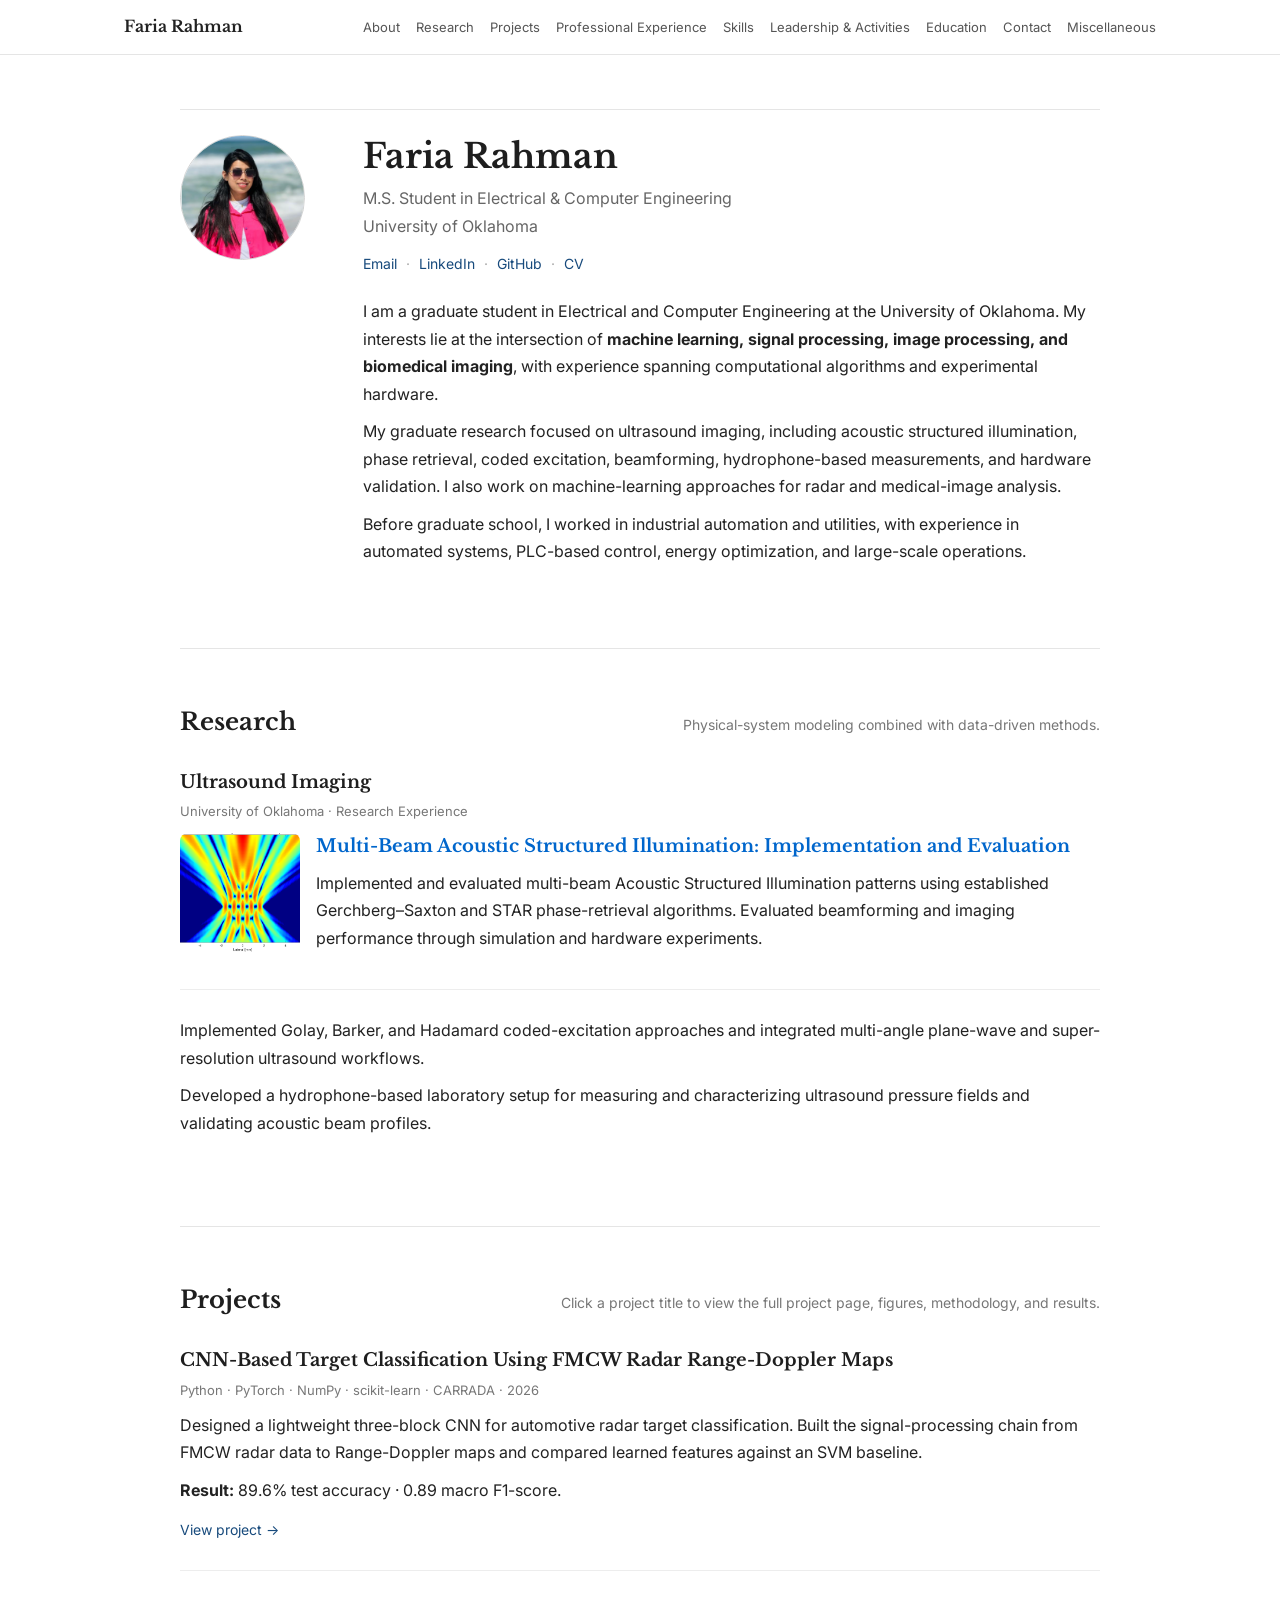
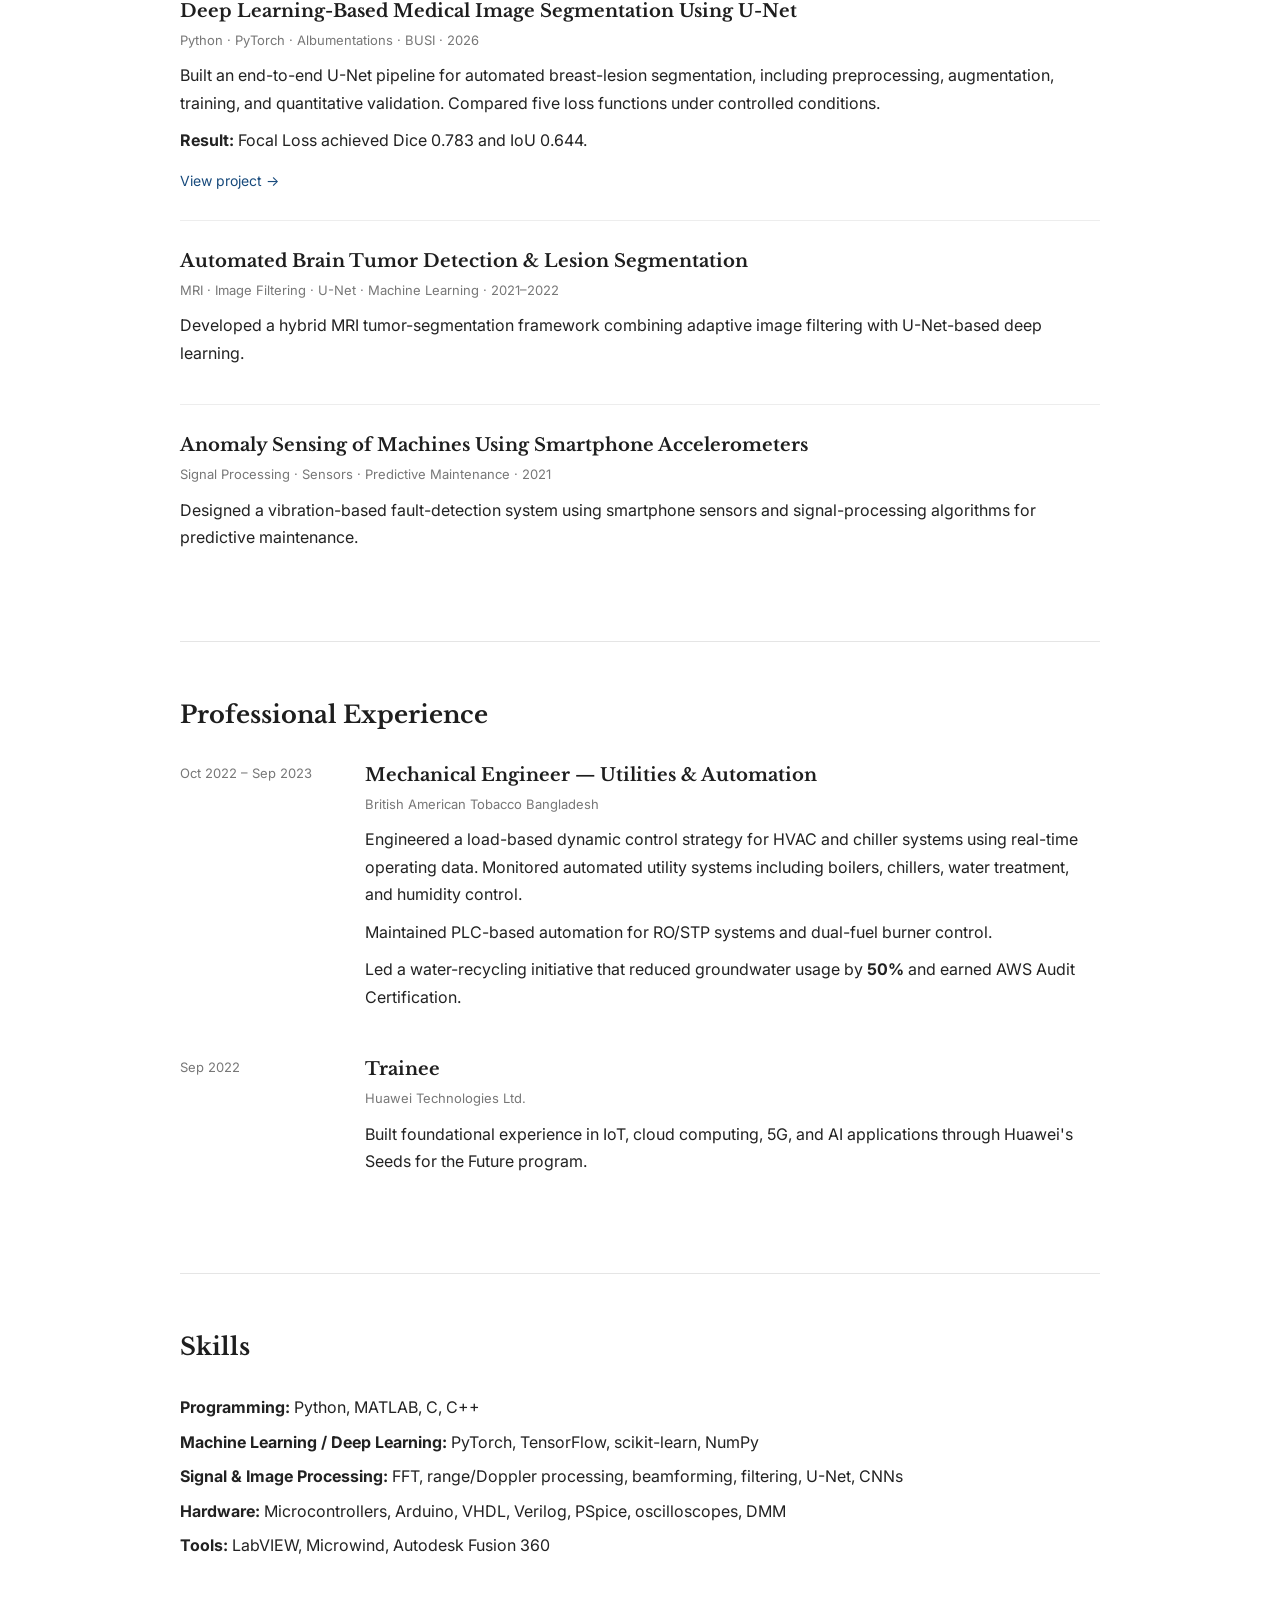
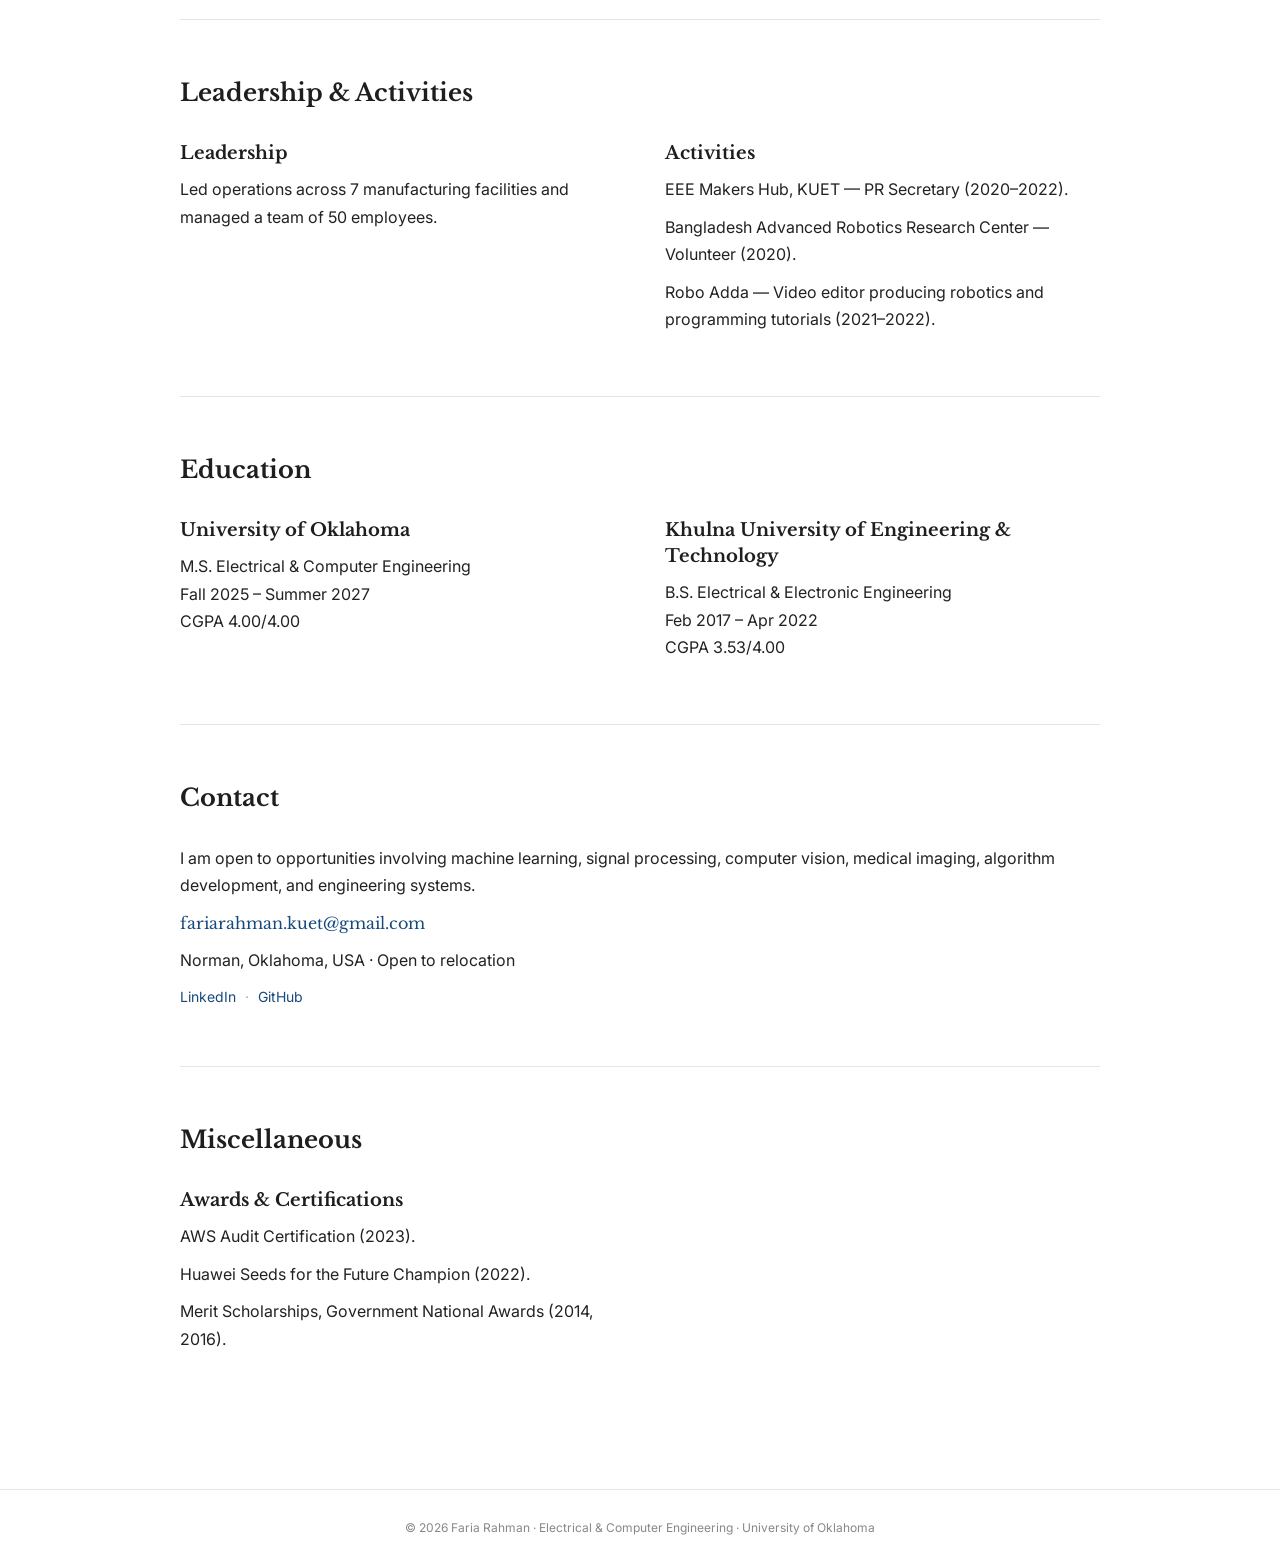
<file: index.html>
<!doctype html>
<html lang="en">
<head>
<meta charset="utf-8">
<meta name="viewport" content="width=device-width,initial-scale=1">
<meta name="description" content="Faria Rahman — Electrical and Computer Engineering">
<title>Faria Rahman</title>
<link rel="preconnect" href="https://fonts.googleapis.com">
<link rel="preconnect" href="https://fonts.gstatic.com" crossorigin>
<link href="https://fonts.googleapis.com/css2?family=Inter:wght@400;500;600&family=Libre+Baskerville:wght@400;700&display=swap" rel="stylesheet">
<link rel="stylesheet" href="style.css">
</head>
<body>

<header>
  <div class="nav">
    <a class="brand" href="#about">Faria Rahman</a>
    <nav>
      <a href="#about">About</a>
      <a href="#research">Research</a>
      <a href="#projects">Projects</a>
      <a href="#experience">Professional Experience</a>
      <a href="#skills">Skills</a>
      <a href="#leadership">Leadership &amp; Activities</a>
      <a href="#education">Education</a>
      <a href="#contact">Contact</a>
      <a href="#miscellaneous">Miscellaneous</a>
    </nav>
  </div>
</header>

<main>
<section id="about" class="hero">
  <aside>
  <div class="portrait">
    <img src="ss.png" alt="Faria Rahman" style="width: 100%; height: 100%; object-fit: cover; border-radius: 50%;">
  </div>
</aside>
  <div>
    <h1>Faria Rahman</h1>
    <div class="role">M.S. Student in Electrical &amp; Computer Engineering<br>University of Oklahoma</div>
    <div class="links">
      <a href="mailto:fariarahman.kuet@gmail.com">Email</a><span>·</span>
      <a href="#" onclick="return false">LinkedIn</a><span>·</span>
      <a href="#" onclick="return false">GitHub</a><span>·</span>
      <a href="#" onclick="return false">CV</a>
    </div>
    <p>I am a graduate student in Electrical and Computer Engineering at the University of Oklahoma. My interests lie at the intersection of <strong>machine learning, signal processing, image processing, and biomedical imaging</strong>, with experience spanning computational algorithms and experimental hardware.</p>
    <p>My graduate research focused on ultrasound imaging, including acoustic structured illumination, phase retrieval, coded excitation, beamforming, hydrophone-based measurements, and hardware validation. I also work on machine-learning approaches for radar and medical-image analysis.</p>
    <p>Before graduate school, I worked in industrial automation and utilities, with experience in automated systems, PLC-based control, energy optimization, and large-scale operations.</p>
    
</section>

<section id="research">
<div class="section-title"><h2>Research</h2><p>Physical-system modeling combined with data-driven methods.</p></div>
<article class="item">
<h3>Ultrasound Imaging </h3>
<div class="meta">University of Oklahoma · Research Experience</div>
<article class="item research-card" style="display: flex; gap: 1rem; align-items: flex-start;">
  <img src="TXPD_DeltaD_0.80mm.png" alt="Acoustic Structured Illumination" style="width: 120px; height: 120px; object-fit: cover; border-radius: 8px; flex-shrink: 0;">
  <div>
    <h3>
      <a href="research/asi-patterns.html" style="color: #0066cc; text-decoration: none;">
        Multi-Beam Acoustic Structured Illumination: Implementation and Evaluation
      </a>
    </h3>
    
    <p>Implemented and evaluated multi-beam Acoustic Structured Illumination patterns using established Gerchberg–Saxton and STAR phase-retrieval algorithms. Evaluated beamforming and imaging performance through simulation and hardware experiments.</p>
  </div>
</article>

<p>Implemented Golay, Barker, and Hadamard coded-excitation approaches and integrated multi-angle plane-wave and super-resolution ultrasound workflows.</p>
<p>Developed a hydrophone-based laboratory setup for measuring and characterizing ultrasound pressure fields and validating acoustic beam profiles.</p>
</article>
</section>

<section id="projects">
<div class="section-title"><h2>Projects</h2><p>Click a project title to view the full project page, figures, methodology, and results.</p></div>

<article class="item project-card">
<h3><a class="project-title" href="projects/radar-cnn/">CNN-Based Target Classification Using FMCW Radar Range-Doppler Maps</a></h3>
<div class="meta">Python · PyTorch · NumPy · scikit-learn · CARRADA · 2026</div>
<p>Designed a lightweight three-block CNN for automotive radar target classification. Built the signal-processing chain from FMCW radar data to Range-Doppler maps and compared learned features against an SVM baseline.</p>
<p><strong>Result:</strong> 89.6% test accuracy · 0.89 macro F1-score.</p>
<div class="project-link"><a href="projects/radar-cnn/">View project →</a></div>
</article>

<article class="item project-card">
<h3><a class="project-title" href="projects/unet-segmentation/">Deep Learning-Based Medical Image Segmentation Using U-Net</a></h3>
<div class="meta">Python · PyTorch · Albumentations · BUSI · 2026</div>
<p>Built an end-to-end U-Net pipeline for automated breast-lesion segmentation, including preprocessing, augmentation, training, and quantitative validation. Compared five loss functions under controlled conditions.</p>
<p><strong>Result:</strong> Focal Loss achieved Dice 0.783 and IoU 0.644.</p>
<div class="project-link"><a href="projects/unet-segmentation/">View project →</a></div>
</article>

<article class="item">
<h3>Automated Brain Tumor Detection &amp; Lesion Segmentation</h3>
<div class="meta">MRI · Image Filtering · U-Net · Machine Learning · 2021–2022</div>
<p>Developed a hybrid MRI tumor-segmentation framework combining adaptive image filtering with U-Net-based deep learning.</p>
</article>

<article class="item">
<h3>Anomaly Sensing of Machines Using Smartphone Accelerometers</h3>
<div class="meta">Signal Processing · Sensors · Predictive Maintenance · 2021</div>
<p>Designed a vibration-based fault-detection system using smartphone sensors and signal-processing algorithms for predictive maintenance.</p>
</article>
</section>

<section id="experience">
<div class="section-title"><h2>Professional Experience</h2></div>
<article class="experience">
<div class="date">Oct 2022 – Sep 2023</div>
<div>
<h3>Mechanical Engineer — Utilities &amp; Automation</h3>
<div class="meta">British American Tobacco Bangladesh</div>
<p>Engineered a load-based dynamic control strategy for HVAC and chiller systems using real-time operating data. Monitored automated utility systems including boilers, chillers, water treatment, and humidity control.</p>
<p>Maintained PLC-based automation for RO/STP systems and dual-fuel burner control.</p>
<p>Led a water-recycling initiative that reduced groundwater usage by <strong>50%</strong> and earned AWS Audit Certification.</p>
</div>
</article>
<article class="experience">
<div class="date">Sep 2022</div>
<div>
<h3>Trainee</h3>
<div class="meta">Huawei Technologies Ltd.</div>
<p>Built foundational experience in IoT, cloud computing, 5G, and AI applications through Huawei's Seeds for the Future program.</p>
</div>
</article>
</section>

<section id="skills">
<div class="section-title"><h2>Skills</h2></div>
<div class="skills-list">
<p><strong>Programming:</strong> Python, MATLAB, C, C++</p>
<p><strong>Machine Learning / Deep Learning:</strong> PyTorch, TensorFlow, scikit-learn, NumPy</p>
<p><strong>Signal &amp; Image Processing:</strong> FFT, range/Doppler processing, beamforming, filtering, U-Net, CNNs</p>
<p><strong>Hardware:</strong> Microcontrollers, Arduino, VHDL, Verilog, PSpice, oscilloscopes, DMM</p>
<p><strong>Tools:</strong> LabVIEW, Microwind, Autodesk Fusion 360</p>
</div>
</section>

<section id="leadership">
<div class="section-title"><h2>Leadership &amp; Activities</h2></div>
<div class="grid">
<div>
<h3>Leadership</h3>
<p>Led operations across 7 manufacturing facilities and managed a team of 50 employees.</p>
</div>
<div>
<h3>Activities</h3>
<p>EEE Makers Hub, KUET — PR Secretary (2020–2022).</p>
<p>Bangladesh Advanced Robotics Research Center — Volunteer (2020).</p>
<p>Robo Adda — Video editor producing robotics and programming tutorials (2021–2022).</p>
</div>
</div>
</section>

<section id="education">
<div class="section-title"><h2>Education</h2></div>
<div class="grid">
<div>
<h3>University of Oklahoma</h3>
<p>M.S. Electrical &amp; Computer Engineering<br>Fall 2025 – Summer 2027<br>CGPA 4.00/4.00</p>
</div>
<div>
<h3>Khulna University of Engineering &amp; Technology</h3>
<p>B.S. Electrical &amp; Electronic Engineering<br>Feb 2017 – Apr 2022<br>CGPA 3.53/4.00</p>
</div>
</div>
</section>

<section id="contact" class="contact">
<div class="section-title"><h2>Contact</h2></div>
<p>I am open to opportunities involving machine learning, signal processing, computer vision, medical imaging, algorithm development, and engineering systems.</p>
<p><a class="email" href="mailto:fariarahman.kuet@gmail.com">fariarahman.kuet@gmail.com</a></p>
<p>Norman, Oklahoma, USA · Open to relocation</p>
<div class="links"><a href="#" onclick="return false">LinkedIn</a><span>·</span><a href="#" onclick="return false">GitHub</a></div>
</section>

<section id="miscellaneous">
<div class="section-title"><h2>Miscellaneous</h2></div>
<div class="grid">
<div>
<h3>Awards &amp; Certifications</h3>
<p>AWS Audit Certification (2023).</p>
<p>Huawei Seeds for the Future Champion (2022).</p>
<p>Merit Scholarships, Government National Awards (2014, 2016).</p>
</div>
</div>
</section>
</main>

<footer>© 2026 Faria Rahman · Electrical &amp; Computer Engineering · University of Oklahoma</footer>
<script src="script.js"></script>
</body>
</html>
</file>
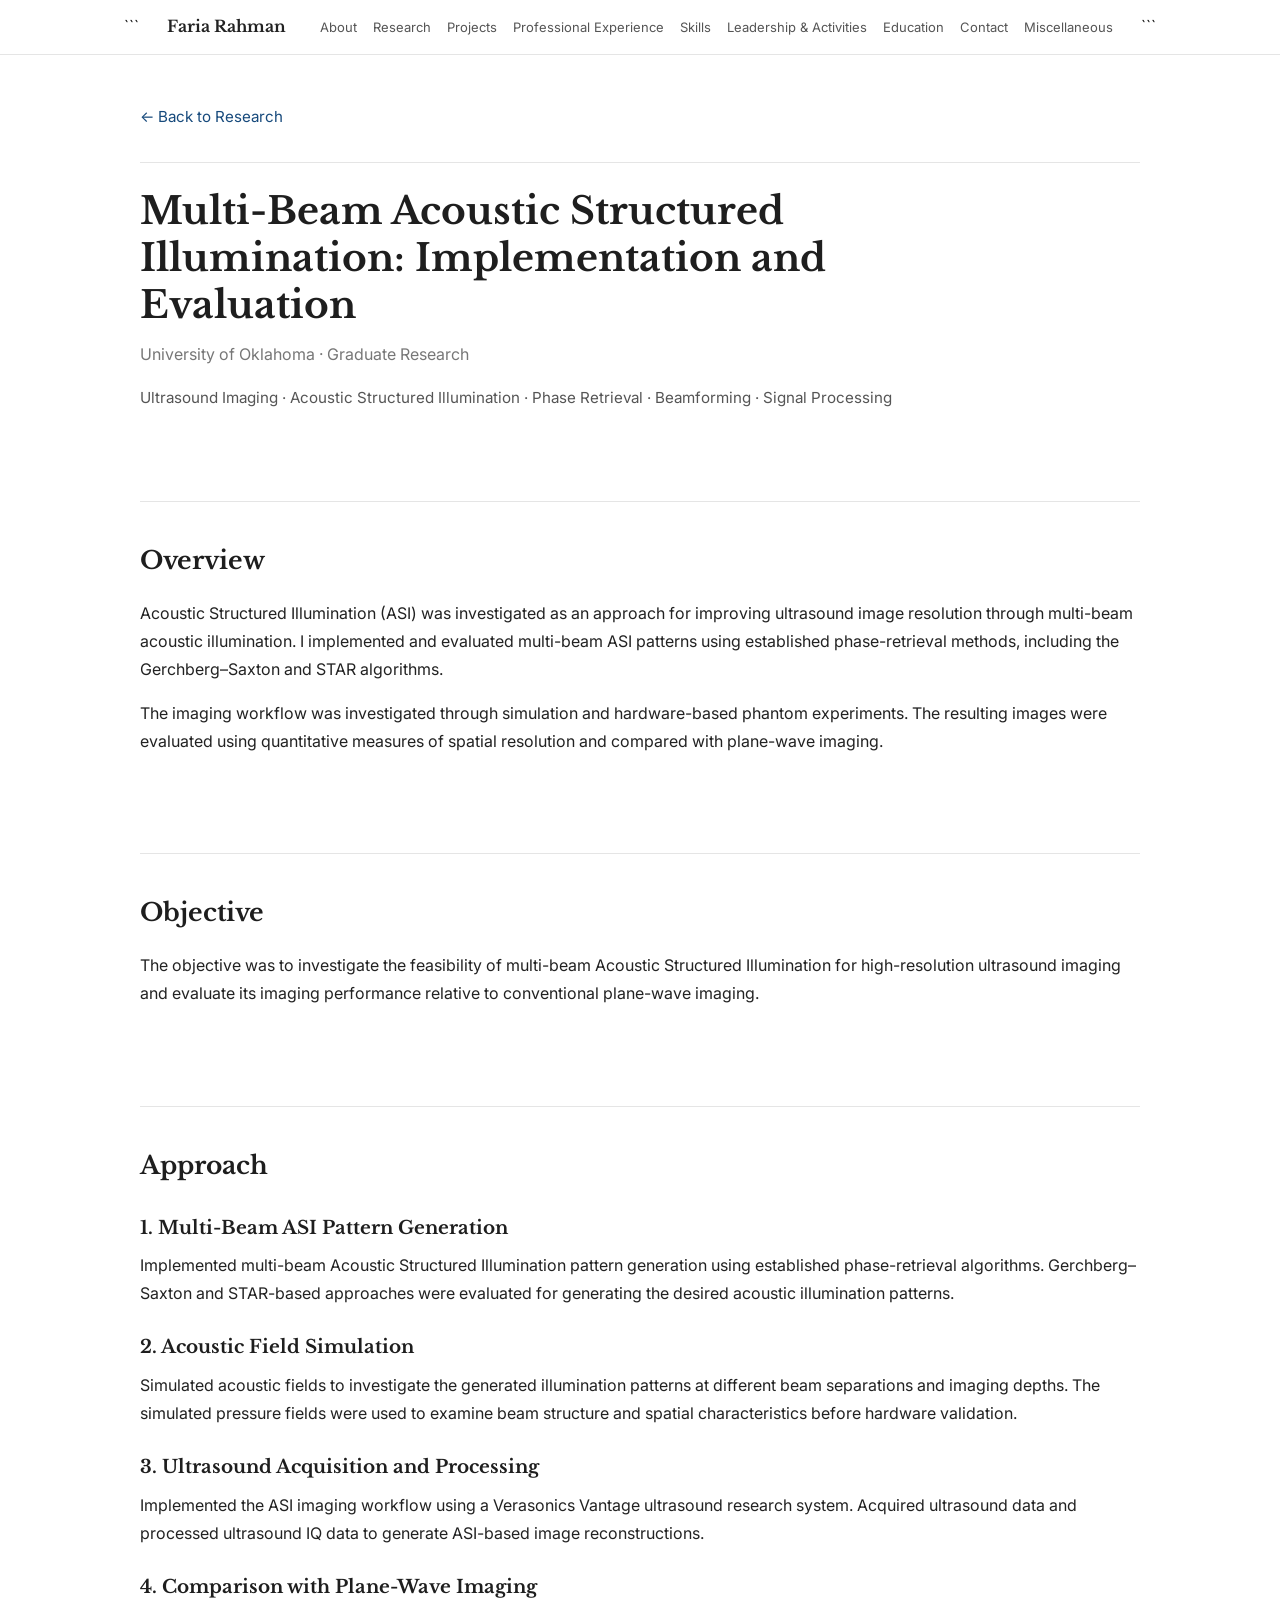
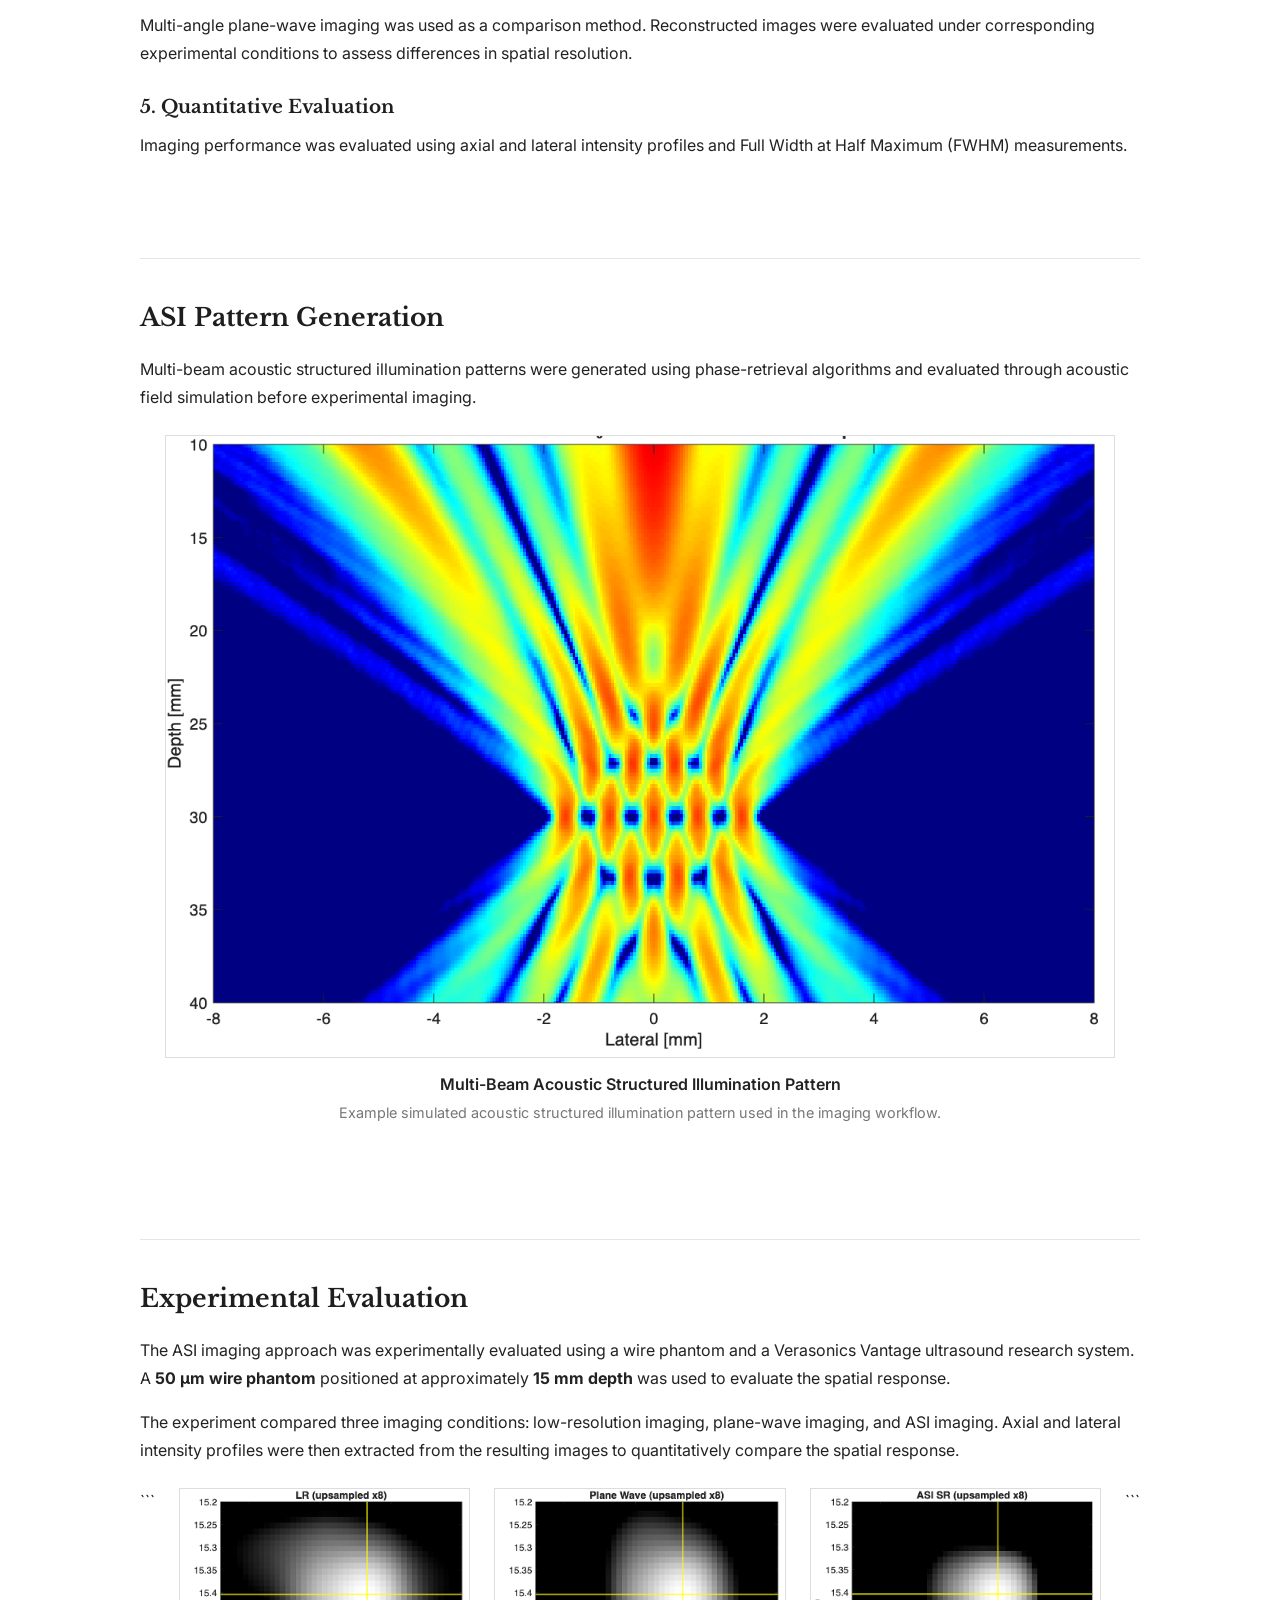
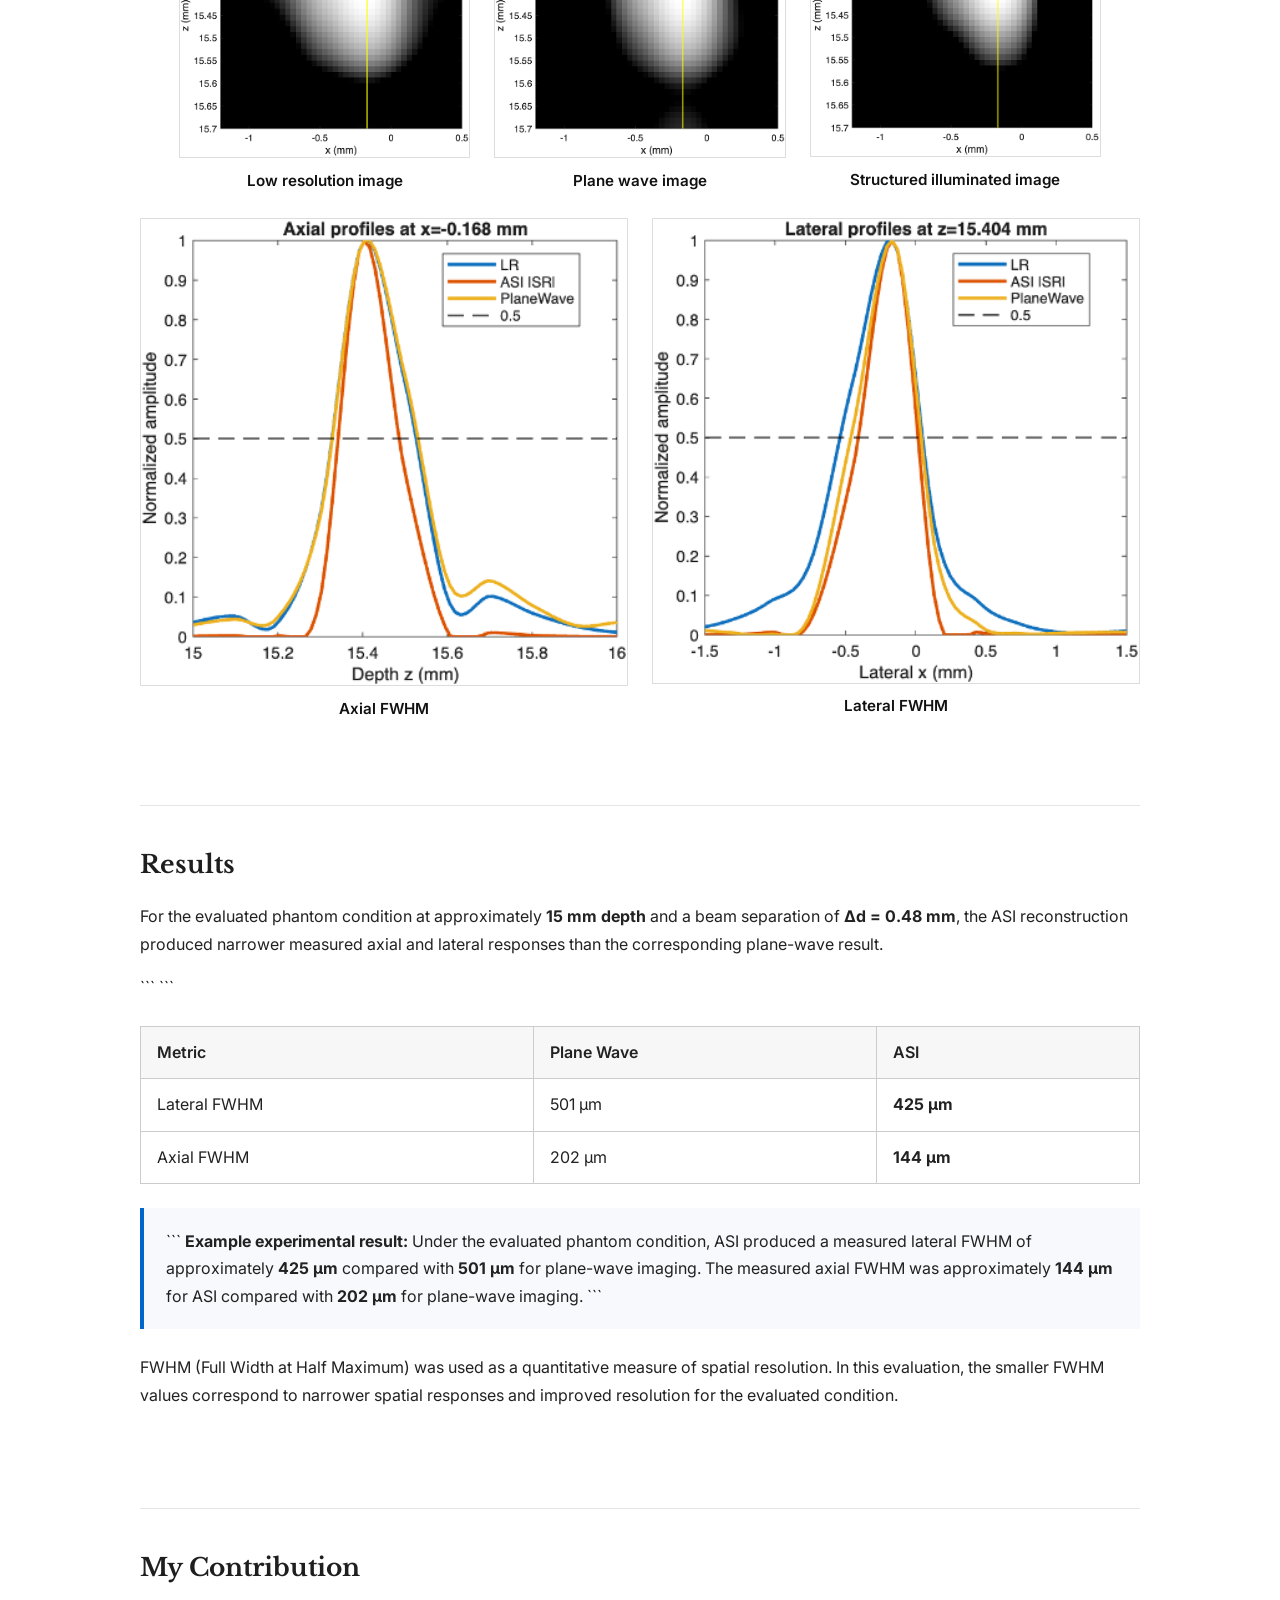
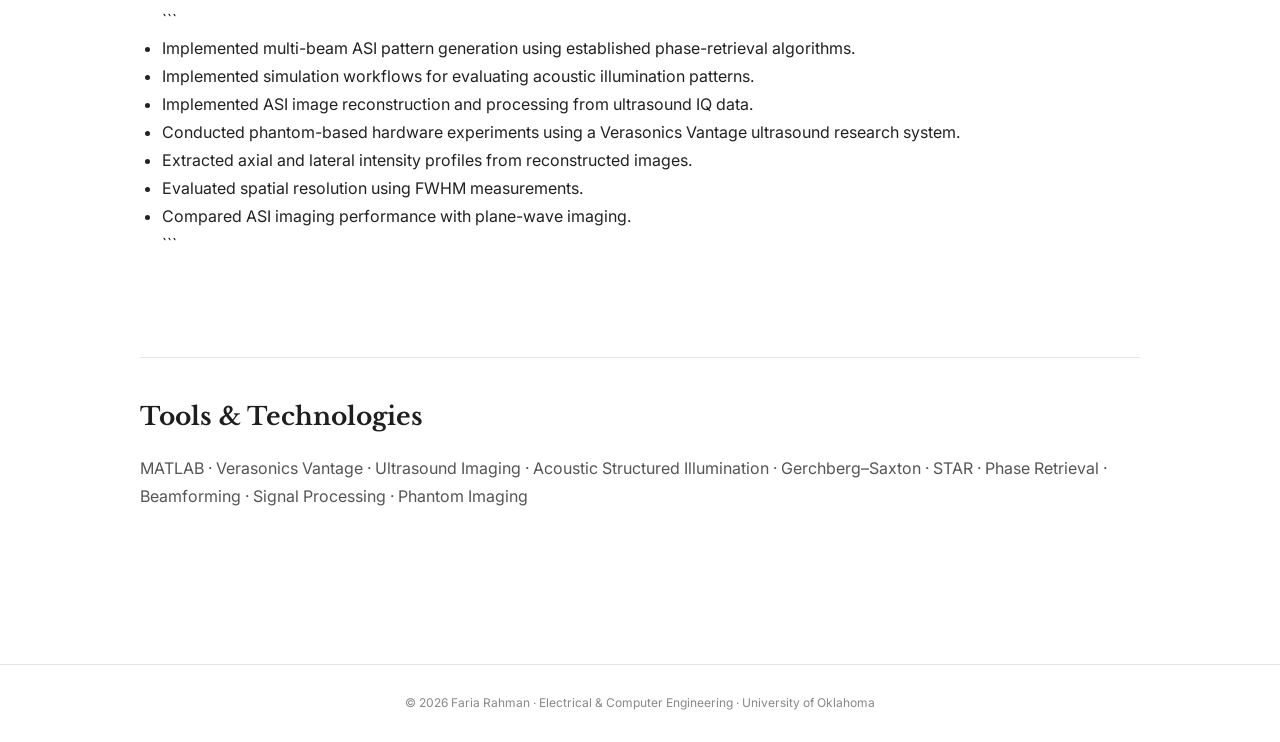
<file: research/asi-patterns.html>
<!doctype html>

<html lang="en">
<head>
<meta charset="utf-8">
<meta name="viewport" content="width=device-width,initial-scale=1">

<meta name="description"
   content="Multi-Beam Acoustic Structured Illumination — implementation and evaluation using phase-retrieval algorithms for ultrasound imaging.">

<title>Multi-Beam Acoustic Structured Illumination | Faria Rahman</title>

<link rel="preconnect" href="https://fonts.googleapis.com">
<link rel="preconnect" href="https://fonts.gstatic.com" crossorigin>

<link href="https://fonts.googleapis.com/css2?family=Inter:wght@400;500;600&family=Libre+Baskerville:wght@400;700&display=swap"
      rel="stylesheet">

<link rel="stylesheet" href="../style.css">

<style>

/* 
   PROJECT PAGE
    */

.project-page {
  max-width: 1000px;
  margin: 0 auto;
  padding: 3rem 0 5rem;
}

.back-link {
  display: inline-block;
  margin-bottom: 2rem;
  font-size: 0.95rem;
}

.project-header {
  margin-bottom: 2.5rem;
}

.project-header h1 {
  font-family: "Libre Baskerville", Georgia, serif;
  font-size: 2.35rem;
  line-height: 1.25;
  margin-bottom: 0.8rem;
}

.project-header .meta {
  color: #777;
  font-size: 1rem;
}

.project-header .tags {
  margin-top: 1rem;
  color: #555;
  font-size: 0.95rem;
}

.project-section {
  margin-top: 2.8rem;
}

.project-section h2 {
  font-family: "Libre Baskerville", Georgia, serif;
  font-size: 1.55rem;
  margin-bottom: 1rem;
}

.project-section h3 {
  font-size: 1.15rem;
  margin-top: 1.7rem;
  margin-bottom: 0.5rem;
}

.project-section p {
  line-height: 1.75;
  margin-bottom: 1rem;
}

.project-section ul {
  line-height: 1.75;
  padding-left: 1.4rem;
}


/* 
   INDIVIDUAL PROJECT IMAGES
    */

.project-image {
  width: 100%;
  max-width: 950px;
  display: block;
  margin: 1.5rem auto 0.6rem;
  border: 1px solid #ddd;
}


/* Smaller images for individual results */

.evaluation-image {
  width: 100%;
  max-width: 850px;
  display: block;
  margin: 1.5rem auto 0.6rem;
  border: 1px solid #ddd;
}


/* 
   FIGURE CAPTIONS
    */

.figure-title {
  text-align: center;
  font-weight: 600;
  font-size: 1rem;
  margin-top: 0.8rem;
  margin-bottom: 0.25rem;
}

.figure-caption {
  text-align: center;
  color: #777;
  font-size: 0.9rem;
  line-height: 1.5;
  margin-bottom: 2rem;
}


/* 
   EVALUATION IMAGE LAYOUT
    */

.evaluation-item {
  margin-top: 2.5rem;
}

.evaluation-item h3 {
  text-align: left;
  margin-bottom: 0.5rem;
}


/* 
   THREE-IMAGE COMPARISON
    */

.image-comparison-grid {
  display: flex;
  gap: 1.5rem;
  align-items: flex-start;
  justify-content: space-between;
  margin-top: 1.5rem;
}

.image-comparison-item {
  flex: 1;
  min-width: 0;
  text-align: center;
}

.image-comparison-item img {
  width: 100%;
  height: auto;
  display: block;
  border: 1px solid #ddd;
}

.image-comparison-item .figure-title {
  font-weight: 600;
  font-size: 0.95rem;
  margin-top: 0.6rem;
  margin-bottom: 0;
  color: #111;
}

/* Two-image resolution comparison */

.resolution-comparison-grid {
  display: flex;
  gap: 1.5rem;
  align-items: flex-start;
  justify-content: space-between;
  margin-top: 1.5rem;
}

.resolution-comparison-item {
  flex: 1;
  min-width: 0;
  text-align: center;
}

.resolution-comparison-item img {
  width: 100%;
  height: auto;
  display: block;
  border: 1px solid #ddd;
}

.resolution-comparison-item .figure-title {
  font-weight: 600;
  font-size: 0.95rem;
  margin-top: 0.6rem;
  margin-bottom: 0;
  color: #111;
}
/* 
   RESULTS TABLE
    */

.result-table {
  width: 100%;
  border-collapse: collapse;
  margin: 1.5rem 0;
}

.result-table th,
.result-table td {
  border: 1px solid #ccc;
  padding: 0.75rem 1rem;
  text-align: left;
}

.result-table th {
  font-weight: 600;
  background: #f7f7f7;
}


/* 
   HIGHLIGHTED RESULT
    */

.result-highlight {
  margin: 1.5rem 0;
  padding: 1.2rem 1.4rem;
  border-left: 4px solid #0066cc;
  background: #f7f9fc;
}


/* 
   TOOLS
    */

.tools {
  color: #555;
  line-height: 1.8;
}


/* 
   REPORT BUTTON
    */

.report-button {
  display: inline-block;
  margin-top: 0.5rem;
  padding: 0.7rem 1rem;
  border: 1px solid #0066cc;
  color: #0066cc;
  text-decoration: none;
  border-radius: 4px;
}

.report-button:hover {
  background: #0066cc;
  color: white;
}


/* 
   MOBILE
    */

@media (max-width: 700px) {

  .project-page {
    padding: 2rem 1rem 4rem;
  }

  .project-header h1 {
    font-size: 1.8rem;
  }

  .result-table {
    font-size: 0.9rem;
  }

  /* Stack the three comparison images on small screens */

  .image-comparison-grid {
    flex-direction: column;
  }

  .image-comparison-item {
    width: 100%;
  }
   .resolution-comparison-grid {
  flex-direction: column;
}
   .resolution-comparison-item {
  width: 100%;
}
   
   
   
 
}

</style>

</head>

<body>

<header>

  <div class="nav">

```
<a class="brand" href="../index.html">
  Faria Rahman
</a>

<nav>
  <a href="../index.html#about">About</a>
  <a href="../index.html#research">Research</a>
  <a href="../index.html#projects">Projects</a>
  <a href="../index.html#experience">Professional Experience</a>
  <a href="../index.html#skills">Skills</a>
  <a href="../index.html#leadership">Leadership &amp; Activities</a>
  <a href="../index.html#education">Education</a>
  <a href="../index.html#contact">Contact</a>
  <a href="../index.html#miscellaneous">Miscellaneous</a>
</nav>
```

  </div>

</header>

<main class="project-page">

<!-- =====================================================
     BACK LINK
     ===================================================== -->

<a class="back-link" href="../index.html#research">
  ← Back to Research
</a>

<!-- =====================================================
     PROJECT TITLE
     ===================================================== -->

<section class="project-header">

  <h1>
    Multi-Beam Acoustic Structured Illumination:
    Implementation and Evaluation
  </h1>

  <div class="meta">
    University of Oklahoma · Graduate Research
  </div>

  <div class="tags">
    Ultrasound Imaging · Acoustic Structured Illumination ·
    Phase Retrieval · Beamforming · Signal Processing
  </div>

</section>

<!-- =====================================================
     OVERVIEW
     ===================================================== -->

<section class="project-section">

  <h2>Overview</h2>

  <p>
    Acoustic Structured Illumination (ASI) was investigated as an approach
    for improving ultrasound image resolution through multi-beam acoustic
    illumination. I implemented and evaluated multi-beam ASI patterns using
    established phase-retrieval methods, including the Gerchberg–Saxton and
    STAR algorithms.
  </p>

  <p>
    The imaging workflow was investigated through simulation and
    hardware-based phantom experiments. The resulting images were evaluated
    using quantitative measures of spatial resolution and compared with
    plane-wave imaging.
  </p>

</section>

<!-- =====================================================
     OBJECTIVE
     ===================================================== -->

<section class="project-section">

  <h2>Objective</h2>

  <p>
    The objective was to investigate the feasibility of multi-beam Acoustic
    Structured Illumination for high-resolution ultrasound imaging and
    evaluate its imaging performance relative to conventional plane-wave
    imaging.
  </p>

</section>

<!-- =====================================================
     APPROACH
     ===================================================== -->

<section class="project-section">

  <h2>Approach</h2>

  <h3>1. Multi-Beam ASI Pattern Generation</h3>

  <p>
    Implemented multi-beam Acoustic Structured Illumination pattern
    generation using established phase-retrieval algorithms. Gerchberg–Saxton
    and STAR-based approaches were evaluated for generating the desired
    acoustic illumination patterns.
  </p>

  <h3>2. Acoustic Field Simulation</h3>

  <p>
    Simulated acoustic fields to investigate the generated illumination
    patterns at different beam separations and imaging depths. The simulated
    pressure fields were used to examine beam structure and spatial
    characteristics before hardware validation.
  </p>

  <h3>3. Ultrasound Acquisition and Processing</h3>

  <p>
    Implemented the ASI imaging workflow using a Verasonics Vantage
    ultrasound research system. Acquired ultrasound data and processed
    ultrasound IQ data to generate ASI-based image reconstructions.
  </p>

  <h3>4. Comparison with Plane-Wave Imaging</h3>

  <p>
    Multi-angle plane-wave imaging was used as a comparison method.
    Reconstructed images were evaluated under corresponding experimental
    conditions to assess differences in spatial resolution.
  </p>

  <h3>5. Quantitative Evaluation</h3>

  <p>
    Imaging performance was evaluated using axial and lateral intensity
    profiles and Full Width at Half Maximum (FWHM) measurements.
  </p>

</section>

<!-- =====================================================
     ASI PATTERN
     ===================================================== -->

<section class="project-section">

  <h2>ASI Pattern Generation</h2>

  <p>
    Multi-beam acoustic structured illumination patterns were generated
    using phase-retrieval algorithms and evaluated through acoustic field
    simulation before experimental imaging.
  </p>

<img
 src="../TXPD_DeltaD_0.80mm.png"
 alt="Multi-beam Acoustic Structured Illumination pattern"
 class="project-image">

  <div class="figure-title">
    Multi-Beam Acoustic Structured Illumination Pattern
  </div>

  <div class="figure-caption">
    Example simulated acoustic structured illumination pattern used in the
    imaging workflow.
  </div>

</section>

<!-- =====================================================
     EXPERIMENTAL EVALUATION
     ===================================================== -->

<section class="project-section">

  <h2>Experimental Evaluation</h2>

  <p>
    The ASI imaging approach was experimentally evaluated using a wire
    phantom and a Verasonics Vantage ultrasound research system. A
    <strong>50&nbsp;μm wire phantom</strong> positioned at approximately
    <strong>15&nbsp;mm depth</strong> was used to evaluate the spatial response.
  </p>

  <p>
    The experiment compared three imaging conditions: low-resolution
    imaging, plane-wave imaging, and ASI imaging. Axial and lateral
    intensity profiles were then extracted from the resulting images to
    quantitatively compare the spatial response.
  </p>

  <!-- ===================================================
       THREE PHANTOM IMAGES SIDE-BY-SIDE
       =================================================== -->

  <div class="image-comparison-grid">

```
<!-- LOW RESOLUTION IMAGE -->

<div class="image-comparison-item">

  <img
    src="../Low_resolution_wire_phantom_image.png"
    alt="Low-resolution wire phantom ultrasound image">

  <div class="figure-title">
    Low resolution image
  </div>

</div>


<!-- PLANE WAVE IMAGE -->

<div class="image-comparison-item">

  <img
    src="../Plane_wave_wirephantom_image.png"
    alt="Plane-wave wire phantom ultrasound image">

  <div class="figure-title">
    Plane wave image
  </div>

</div>


<!-- ASI IMAGE -->

<div class="image-comparison-item">

  <img
    src="../ASI_Wire_phantom_image.png"
    alt="Acoustic Structured Illumination wire phantom ultrasound image">

  <div class="figure-title">
    Structured illuminated image
  </div>

</div>
```

  </div>

<!-- ===================================================
     AXIAL AND LATERAL FWHM COMPARISON
     =================================================== -->

<div class="resolution-comparison-grid">


  <!-- AXIAL FWHM -->

  <div class="resolution-comparison-item">

    <img
      src="../Axial_resolution.png"
      alt="Axial FWHM resolution profile comparing ultrasound imaging methods">

    <div class="figure-title">
      Axial FWHM
    </div>

  </div>


  <!-- LATERAL FWHM -->

  <div class="resolution-comparison-item">

    <img
      src="../Lateral_resolution.png"
      alt="Lateral FWHM resolution profile comparing ultrasound imaging methods">

    <div class="figure-title">
      Lateral FWHM
    </div>

  </div>


</div>

</section>

<!-- =====================================================
     RESULTS
     ===================================================== -->

<section class="project-section">

  <h2>Results</h2>

  <p>
    For the evaluated phantom condition at approximately
    <strong>15&nbsp;mm depth</strong> and a beam separation of
    <strong>Δd = 0.48&nbsp;mm</strong>, the ASI reconstruction produced
    narrower measured axial and lateral responses than the corresponding
    plane-wave result.
  </p>

  <table class="result-table">

```
<thead>

  <tr>
    <th>Metric</th>
    <th>Plane Wave</th>
    <th>ASI</th>
  </tr>

</thead>

<tbody>

  <tr>
    <td>Lateral FWHM</td>
    <td>501 μm</td>
    <td><strong>425 μm</strong></td>
  </tr>

  <tr>
    <td>Axial FWHM</td>
    <td>202 μm</td>
    <td><strong>144 μm</strong></td>
  </tr>

</tbody>
```

  </table>

  <div class="result-highlight">

```
<strong>Example experimental result:</strong>
Under the evaluated phantom condition, ASI produced a measured lateral
FWHM of approximately <strong>425&nbsp;μm</strong> compared with
<strong>501&nbsp;μm</strong> for plane-wave imaging. The measured axial
FWHM was approximately <strong>144&nbsp;μm</strong> for ASI compared
with <strong>202&nbsp;μm</strong> for plane-wave imaging.
```

  </div>

  <p>
    FWHM (Full Width at Half Maximum) was used as a quantitative measure of
    spatial resolution. In this evaluation, the smaller FWHM values
    correspond to narrower spatial responses and improved resolution for
    the evaluated condition.
  </p>

</section>

<!-- =====================================================
     MY CONTRIBUTION
     ===================================================== -->

<section class="project-section">

  <h2>My Contribution</h2>

  <ul>

```
<li>
  Implemented multi-beam ASI pattern generation using established
  phase-retrieval algorithms.
</li>

<li>
  Implemented simulation workflows for evaluating acoustic illumination
  patterns.
</li>

<li>
  Implemented ASI image reconstruction and processing from ultrasound
  IQ data.
</li>

<li>
  Conducted phantom-based hardware experiments using a Verasonics
  Vantage ultrasound research system.
</li>

<li>
  Extracted axial and lateral intensity profiles from reconstructed
  images.
</li>

<li>
  Evaluated spatial resolution using FWHM measurements.
</li>

<li>
  Compared ASI imaging performance with plane-wave imaging.
</li>
```

  </ul>

</section>

<!-- =====================================================
     TOOLS
     ===================================================== -->

<section class="project-section">

  <h2>Tools &amp; Technologies</h2>

  <p class="tools">
    MATLAB · Verasonics Vantage · Ultrasound Imaging · Acoustic Structured
    Illumination · Gerchberg–Saxton · STAR · Phase Retrieval · Beamforming ·
    Signal Processing · Phantom Imaging
  </p>

</section>


</main>

<footer>
  © 2026 Faria Rahman · Electrical &amp; Computer Engineering · University of Oklahoma
</footer>

<script src="../script.js"></script>

</body>
</html>
</file>
<file: style.css>
*{box-sizing:border-box}
html{scroll-behavior:smooth}
body{margin:0;background:#fff;color:#222;font-family:Inter,Arial,sans-serif;font-size:16px;line-height:1.72}
a{color:#174a7c;text-decoration:none}
a:hover{text-decoration:underline}
header{position:sticky;top:0;z-index:10;background:rgba(255,255,255,.97);border-bottom:1px solid #e5e5e5}
.nav{max-width:1080px;margin:0 auto;padding:13px 24px;display:flex;align-items:center;gap:28px}
.brand{font-family:"Libre Baskerville",Georgia,serif;color:#222;font-weight:700;white-space:nowrap}
nav{display:flex;gap:16px;flex-wrap:wrap;justify-content:flex-end;flex:1}
nav a{font-size:13px;color:#555}
nav a:hover{color:#174a7c;text-decoration:none}
main{max-width:980px;margin:0 auto;padding:54px 30px}
.hero{display:grid;grid-template-columns:145px 1fr;gap:38px;padding:25px 0 72px}
.portrait{width:125px;height:125px;border:1px solid #d4d4d4;border-radius:50%;display:grid;place-items:center;font-family:"Libre Baskerville",Georgia,serif;font-size:32px;color:#666}
h1,h2,h3{font-family:"Libre Baskerville",Georgia,serif;color:#1e1e1e}
h1{font-size:34px;line-height:1.25;margin:0 0 8px}
h2{font-size:24px;margin:0}
h3{font-size:18px;line-height:1.45;margin:0 0 5px}
.role{color:#666;margin-bottom:12px}
.links{display:flex;gap:9px;align-items:center;margin:9px 0 22px;font-size:14px}
.links span{color:#aaa}
p{margin:10px 0}
.availability{border-left:3px solid #ddd;padding-left:14px;margin-top:22px}
section{padding:52px 0;border-top:1px solid #e5e5e5;scroll-margin-top:80px}
.section-title{display:flex;align-items:baseline;justify-content:space-between;gap:20px;margin-bottom:27px}
.section-title p{color:#777;font-size:14px;margin:0}
.item{padding:0 0 27px;margin-bottom:27px;border-bottom:1px solid #ededed}
.item:last-child{border-bottom:0;margin-bottom:0}
.meta{color:#777;font-size:13px;margin:2px 0 11px}
.project-title{color:#1e1e1e}
.project-title:hover{color:#174a7c}
.project-card{position:relative}
.project-link{font-size:14px;margin-top:14px}
.experience{display:grid;grid-template-columns:160px 1fr;gap:25px;margin-bottom:35px}
.date{font-size:13px;color:#777}
.grid{display:grid;grid-template-columns:1fr 1fr;gap:50px}
.skills-list p{margin:7px 0}
.contact{padding-bottom:35px}
.email{font-family:"Libre Baskerville",Georgia,serif}
footer{border-top:1px solid #e5e5e5;text-align:center;color:#888;font-size:12px;padding:28px 20px;margin-top:20px}

.project-page{max-width:1000px}
.back-link{font-size:14px;display:inline-block;margin-bottom:30px}
.project-header{padding:25px 0 45px}
.project-header h1{max-width:900px}
.project-subtitle{font-size:17px;color:#666;max-width:850px}
.stat-row{display:flex;flex-wrap:wrap;gap:12px;margin:25px 0}
.stat{border-top:2px solid #222;padding:9px 20px 0 0;min-width:150px}
.stat strong{display:block;font-family:"Libre Baskerville",Georgia,serif;font-size:21px}
.stat span{font-size:12px;color:#777}
.project-section{padding:38px 0;border-top:1px solid #e5e5e5}
.project-section h2{margin-bottom:18px}
.figure{margin:28px 0 36px}
.figure img{display:block;max-width:100%;height:auto;border:1px solid #ddd}
.figure figcaption{font-size:13px;color:#666;margin-top:9px;line-height:1.55}
.figure-grid{display:grid;grid-template-columns:1fr 1fr;gap:28px}
.figure-grid .figure{margin:0}
.two-col{display:grid;grid-template-columns:1fr 1fr;gap:50px}
ul{padding-left:23px}
.report-link{display:inline-block;border:1px solid #ccc;padding:8px 13px;font-size:14px}
.report-link:hover{background:#f7f7f7;text-decoration:none}
.small-note{font-size:13px;color:#777}

@media(max-width:850px){
  .nav{align-items:flex-start;flex-direction:column;gap:8px}
  nav{justify-content:flex-start}
  .hero{grid-template-columns:1fr}
  .section-title{display:block}
  .section-title p{margin-top:7px}
}
@media(max-width:650px){
  main{padding:38px 20px}
  h1{font-size:28px}
  .grid,.two-col,.figure-grid{grid-template-columns:1fr}
  .experience{grid-template-columns:1fr;gap:3px}
  .stat-row{display:grid;grid-template-columns:1fr 1fr}
}
</file>
